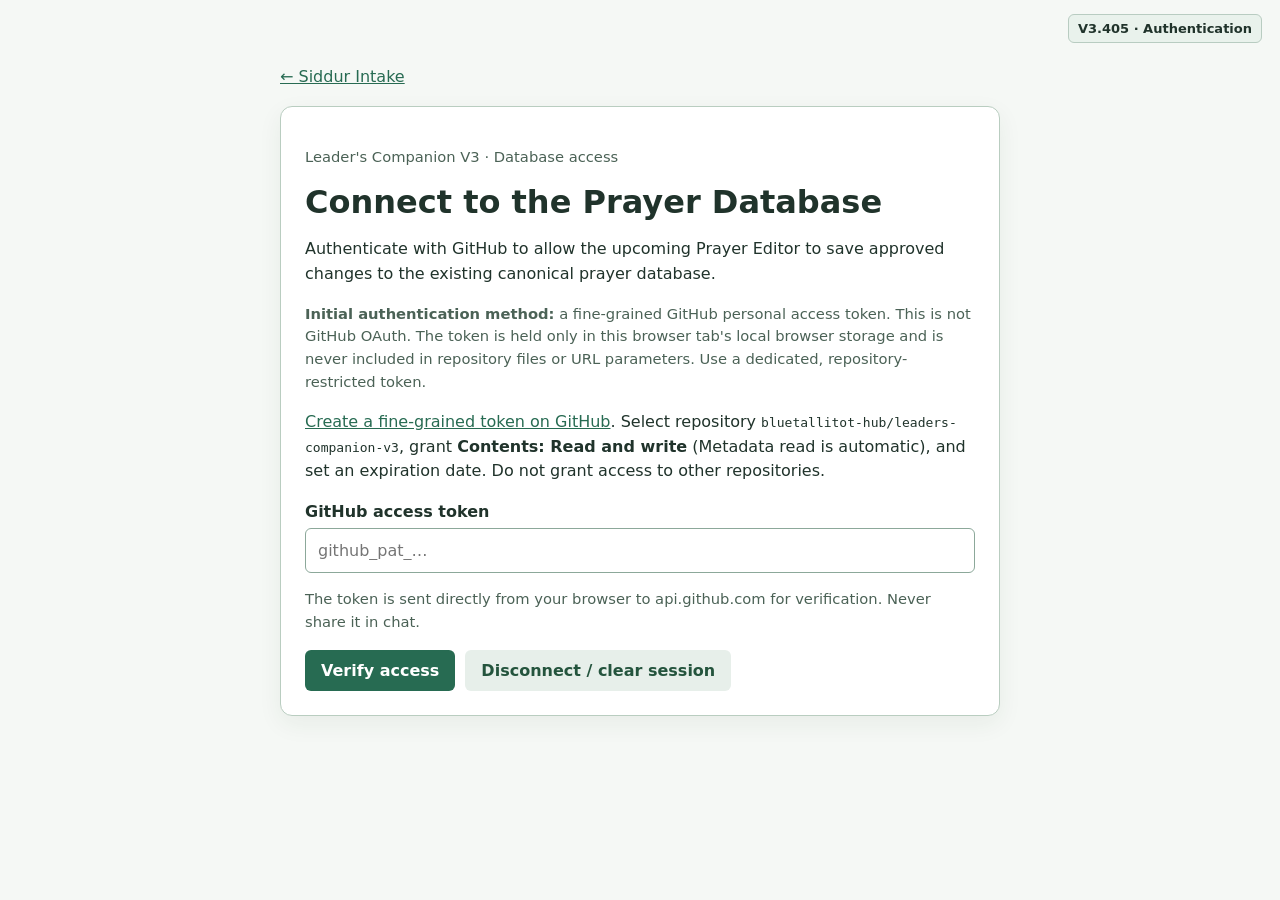
<file: app/html/prayer-auth.html>
<!doctype html>
<html lang="en"><head><meta charset="utf-8"><meta name="viewport" content="width=device-width,initial-scale=1"><title>Leader's Companion — Database Authentication</title>
<style>
:root{font-family:system-ui,-apple-system,sans-serif;color:#20332b;background:#f5f8f5}body{margin:0}main{max-width:720px;margin:65px auto;padding:0 20px}.card{background:white;border:1px solid #b9cdc0;border-radius:12px;padding:24px;box-shadow:0 8px 24px #213c2610}h1{margin:0 0 10px}p{line-height:1.55}label{display:block;font-weight:650;margin:18px 0 7px}input{width:100%;box-sizing:border-box;padding:12px;border:1px solid #8ca89a;border-radius:6px;font:inherit}button,.link{background:#276b52;color:white;border:0;border-radius:6px;padding:11px 16px;font:inherit;font-weight:650;cursor:pointer}button:disabled{opacity:.6;cursor:wait}button.secondary{background:#e7efea;color:#24543d}a{color:#276b52}.row{display:flex;gap:10px;flex-wrap:wrap;margin-top:16px}.hint{font-size:.92rem;color:#4b6256}.version{position:absolute;top:14px;right:18px;background:#e9f2ec;border:1px solid #b8ccc1;border-radius:6px;padding:6px 9px;font-size:13px;font-weight:700}#result{white-space:pre-wrap;border-radius:7px;padding:12px;background:#f1f5f2}#result[hidden]{display:none}
</style></head><body><span class="version">V3.405 · Authentication</span><main><p><a href="siddur-intake.html">← Siddur Intake</a></p><div class="card"><p class="hint">Leader's Companion V3 · Database access</p><h1>Connect to the Prayer Database</h1><p>Authenticate with GitHub to allow the upcoming Prayer Editor to save approved changes to the existing canonical prayer database.</p><p class="hint"><strong>Initial authentication method:</strong> a fine-grained GitHub personal access token. This is not GitHub OAuth. The token is held only in this browser tab's local browser storage and is never included in repository files or URL parameters. Use a dedicated, repository-restricted token.</p><p><a href="https://github.com/settings/personal-access-tokens/new" target="_blank" rel="noopener noreferrer">Create a fine-grained token on GitHub</a>. Select repository <code>bluetallitot-hub/leaders-companion-v3</code>, grant <strong>Contents: Read and write</strong> (Metadata read is automatic), and set an expiration date. Do not grant access to other repositories.</p><label for="token">GitHub access token</label><input id="token" type="password" autocomplete="off" spellcheck="false" placeholder="github_pat_…" aria-describedby="token-help"><p class="hint" id="token-help">The token is sent directly from your browser to api.github.com for verification. Never share it in chat.</p><div class="row"><button id="connect">Verify access</button><button class="secondary" id="disconnect">Disconnect / clear session</button></div><p id="result" role="status" aria-live="polite" hidden></p><div id="connected" hidden><p><a class="link" href="prayer-editor.html">Open Prayer Editor</a></p><p><strong>GitHub authentication verified.</strong> Repository access is available on this browser. This check does not modify any database records. The Prayer Editor commits each saved prayer directly to GitHub.</p><p class="hint">The Prayer Editor saves each prayer to GitHub and verifies the committed result.</p></div></div></main>
<script>
"use strict";
const repo="bluetallitot-hub/leaders-companion-v3", key="lc-v3-github-token-local-v1";
const tokenEl=document.getElementById("token"),result=document.getElementById("result"),connected=document.getElementById("connected"),connect=document.getElementById("connect");
function message(s){result.hidden=false;result.textContent=s}
function reset(){localStorage.removeItem(key);tokenEl.value="";connected.hidden=true;message("Disconnected. Saved credential cleared.")}
document.getElementById("disconnect").addEventListener("click",reset);
async function check(t){
 const headers={Accept:"application/vnd.github+json",Authorization:"Bearer "+t,"X-GitHub-Api-Version":"2022-11-28"};
 async function request(path){const r=await fetch("https://api.github.com"+path,{headers,cache:"no-store"});const data=await r.json().catch(()=>({}));if(!r.ok)throw Error((data.message||"GitHub API request failed")+" (HTTP "+r.status+")");return data}
 const user=await request("/user");
 const repository=await request("/repos/"+repo);
 if(!repository.permissions?.push)throw Error("Authenticated as "+user.login+", but GitHub does not report write permission on "+repo+". Check the token repository selection and Contents: Read and write permission.");
 const file=await request("/repos/"+repo+"/contents/data/prayer-library-v3.json");
 if(!file.sha)throw Error("Prayer database was not readable.");
 return {login:user.login,sha:file.sha};
}
connect.addEventListener("click",async()=>{
 const t=tokenEl.value.trim();if(!t){message("Enter a GitHub token first.");return}
 connect.disabled=true;connected.hidden=true;message("Checking GitHub identity and repository permissions…");
 try{const a=await check(t);localStorage.setItem(key,t);tokenEl.value="";connected.hidden=false;message("Connected as "+a.login+". Prayer database readable; repository write permission reported. No changes committed.");}
 catch(e){localStorage.removeItem(key);message("Authentication failed: "+e.message)}
 finally{connect.disabled=false}
});
if(localStorage.getItem(key)){connected.hidden=false;message("A GitHub token is saved in this browser. Open Prayer Editor to use it, or Disconnect to clear it.");}
</script></body></html>
</file>
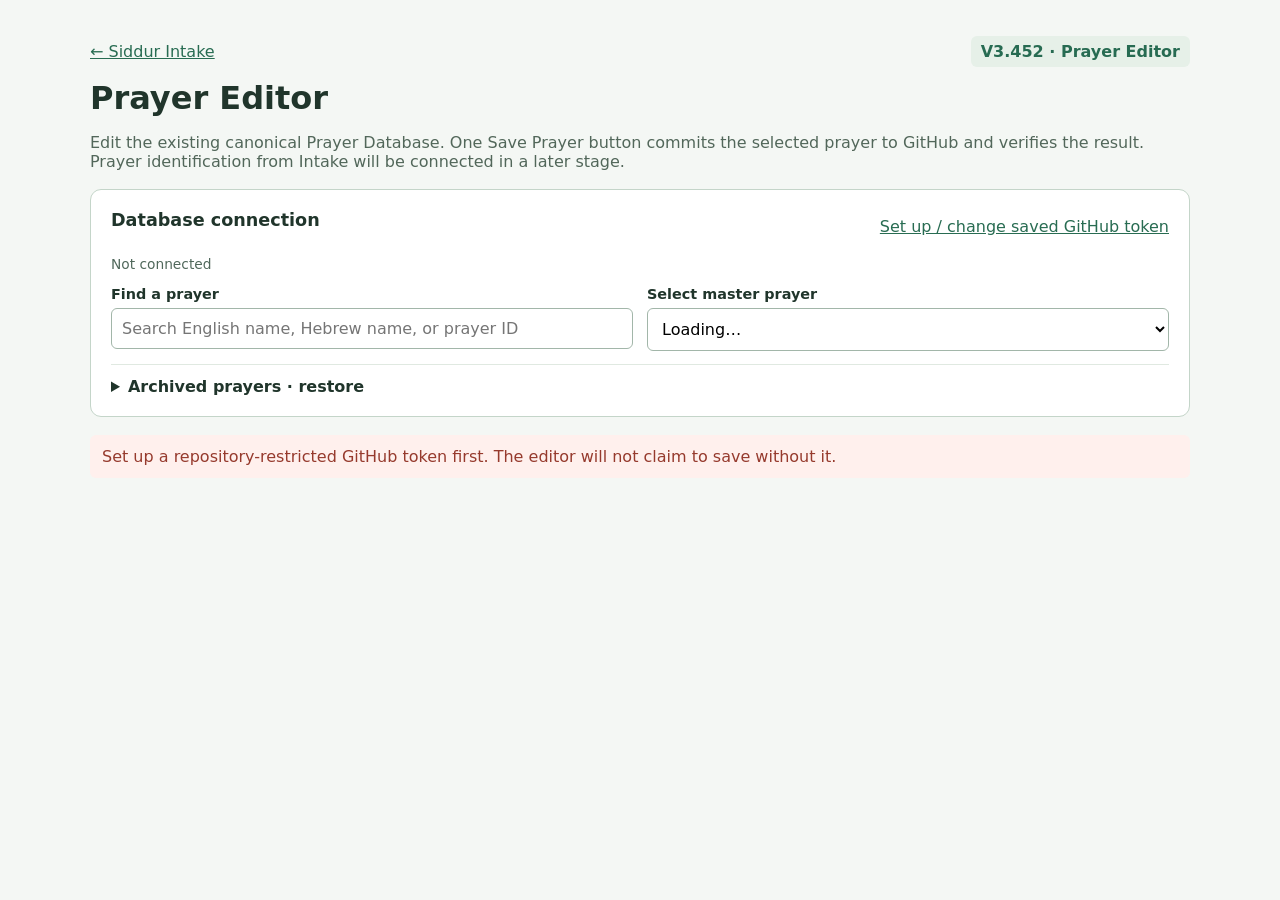
<file: app/html/prayer-editor.html>
<!doctype html><html lang="en"><head><meta charset="utf-8"><meta name="viewport" content="width=device-width,initial-scale=1"><title>Leader's Companion — Prayer Editor</title>
<style>
:root{font-family:system-ui,-apple-system,sans-serif;color:#20352b;background:#f4f7f4}body{margin:0}main{max-width:1100px;margin:36px auto;padding:0 18px}.top{display:flex;justify-content:space-between;align-items:center;gap:12px;flex-wrap:wrap}h1{margin:12px 0 5px}h2{font-size:1.1rem;margin:0 0 12px}.muted{color:#52675a}.panel{background:white;border:1px solid #c4d5c9;border-radius:11px;padding:20px;margin:18px 0}.grid{display:grid;grid-template-columns:repeat(auto-fit,minmax(245px,1fr));gap:14px}.field{display:flex;flex-direction:column;gap:6px}label{font-weight:650;font-size:.9rem}input,textarea,select{box-sizing:border-box;width:100%;font:inherit;padding:10px;border:1px solid #a2b6a9;border-radius:6px;background:white}textarea{min-height:110px;resize:vertical}button,.btn{font:inherit;background:#286c52;color:white;border:0;border-radius:6px;padding:10px 16px;font-weight:650;cursor:pointer;text-decoration:none;display:inline-block}button:disabled{opacity:.55;cursor:wait}.secondary{background:#e7efe9;color:#24533e}.row{display:flex;gap:10px;align-items:center;flex-wrap:wrap}.badge{font-size:.8rem;background:#e5f1e8;padding:5px 9px;border-radius:6px;font-weight:700}#status{padding:12px;background:#edf3ee;border-radius:6px;white-space:pre-wrap}#status.error{background:#fff0ed;color:#963a2d}.help{font-size:.86rem;color:#50685b}.inline{display:flex;gap:8px;align-items:end}.inline>*:first-child{flex:1}a{color:#286c52}.hidden{display:none!important}ul{margin:5px 0;padding-left:20px}li{margin:5px 0}details{border-top:1px solid #e0e9e1;padding-top:12px;margin-top:12px}summary{cursor:pointer;font-weight:650}.version{font-weight:700;color:#276b52;background:#e6f0e8;border-radius:6px;padding:6px 10px}#save{min-width:175px}.sub-row{border-top:1px solid #e0e9e1;padding:0}.sub-heading{padding:13px 8px;cursor:pointer;font-weight:650}.sub-heading:hover{background:#f4f8f5}.sub-body{padding:8px 8px 16px}.sub-captions{font-size:.75rem;color:#52675a;margin-bottom:5px}.sub-main{display:grid;grid-template-columns:70px minmax(150px,1fr) minmax(150px,1fr) minmax(155px,.8fr);gap:8px}.sub-main input,.sub-main select{padding:8px;min-width:0}.sub-extra{margin:3px 0 0;padding:3px 0 0;border:0}.sub-extra summary{font-size:.8rem;color:#52675a;font-weight:500}#sub-add{margin-top:16px;padding-top:14px}@media(max-width:850px){.sub-main{grid-template-columns:65px 1fr 1fr}.sub-main select{grid-column:span 1}}@media(max-width:550px){.sub-main{grid-template-columns:65px 1fr}.sub-main input:nth-child(3){grid-column:2}.sub-main select{grid-column:span 1}}
</style></head><body><main><div class="top"><a href="siddur-intake.html">← Siddur Intake</a><span class="version">V3.452 · Prayer Editor</span></div><h1>Prayer Editor</h1><p class="muted">Edit the existing canonical Prayer Database. One Save Prayer button commits the selected prayer to GitHub and verifies the result. Prayer identification from Intake will be connected in a later stage.</p>
<section class="panel"><div class="top"><h2>Database connection</h2><a href="prayer-auth.html">Set up / change saved GitHub token</a></div><p id="connection" class="help">Checking saved access…</p><div class="grid"><div class="field"><label for="search">Find a prayer</label><input id="search" placeholder="Search English name, Hebrew name, or prayer ID"></div><div class="field"><label for="prayer-select">Select master prayer</label><select id="prayer-select"><option>Loading…</option></select></div></div><p id="count" class="help"></p><details id="archive-panel"><summary>Archived prayers · restore</summary><p class="help">Only archived prayers appear here. Select one and restore it to the active master prayer dropdown.</p><div class="field"><label for="archive-select">Archived prayers</label><select id="archive-select"></select></div><button type="button" id="restore-prayer" class="secondary">Restore selected prayer</button></details></section>
<section id="subsection-panel" class="panel hidden"><div class="top"><h2>Subsections</h2><span id="sub-count" class="help"></span></div><p class="help">Select a subsection using its dropdown arrow to edit its labels and component. The main prayer is subsection 1 automatically; added subsections start at 2. Numbers belong to the prayer, not the service.</p><div id="sub-list"></div><details id="sub-add"><summary>+ Add subsection</summary><p class="help">Create a new subsection or attach an existing prayer. Assign any unused positive number.</p><div class="grid"><div class="field"><label for="sub-search">Find existing prayer</label><input id="sub-search" placeholder="Search existing prayer to attach"></div><div class="field"><label for="sub-select">Existing prayer</label><select id="sub-select"></select></div><div class="field"><label for="sub-en">English subsection label</label><input id="sub-en" placeholder="e.g. Keep and Remember"></div><div class="field"><label for="sub-he">Hebrew subsection label</label><input id="sub-he" dir="auto"></div><div class="field"><label for="sub-num">Subsection number</label><input id="sub-num" type="number" min="1" step="1" placeholder="2 or higher" value="2"></div><div class="field"><label for="sub-component">Component</label><select id="sub-component"><option value="">Not specified</option><option>Hebrew chorus</option><option>English refrain</option><option>Hebrew verse</option><option>English verse</option><option>Hebrew Final</option><option>English Final</option><option>Other</option></select></div></div><div class="row" style="margin-top:12px"><button type="button" class="secondary" id="attach-sub">Add existing as subsection</button><button type="button" class="secondary" id="create-sub">Create new subsection</button></div></details></section><section id="editor" class="panel hidden"><div class="top"><h2 id="prayer-heading">Prayer</h2><span id="prayer-id" class="badge"></span></div><div class="grid">
<div class="field"><label for="english">English name</label><input id="english"></div><div class="field"><label for="hebrew">Hebrew name</label><input id="hebrew" dir="auto"></div>
<div class="field"><label for="short-english">Short English name (max 16 characters)</label><input id="short-english" maxlength="16" placeholder="Recognizable short title"><span id="short-english-count" class="help"></span><button type="button" id="generate-short-english" class="secondary">Create short name</button></div><div class="field"><label for="short-hebrew">Short Hebrew name (max 12 characters)</label><input id="short-hebrew" dir="auto" maxlength="12" placeholder="מילים מוכרות מהתפילה"><span id="short-hebrew-count" class="help"></span><button type="button" id="generate-short-hebrew" class="secondary">Create short name</button></div>
</div><div class="grid" style="margin-top:16px"><div class="field"><label for="familiarity">Prayer familiarity (page-summary priority)</label><select id="familiarity"><option value="">Not ranked</option><option value="common">Common</option><option value="occasional">Occasional</option><option value="uncommon">Uncommon</option></select><span class="help">When multiple prayers start on one page, prefer the least familiar with an existing summary. This field does not determine inclusion.</span></div><div class="field"><label for="summary">Generic canonical summary</label><div><button type="button" id="bold-summary" class="secondary" title="Bold selected summary text">Bold</button><span class="help"> Select words in the summary, then click Bold.</span></div><textarea id="summary"></textarea><span id="summary-id" class="help"></span><details id="summary-condition-details"><summary>Conditional summary label (optional)</summary><label for="summary-condition">Summary condition label (metadata only)</label><select id="summary-condition"><option value="">General / no condition</option><option value="Shabbat evening">Shabbat evening</option><option value="Shabbat">Shabbat</option><option value="Weekday">Weekday</option><option value="Rosh Chodesh">Rosh Chodesh</option><option value="Chanukah">Chanukah</option><option value="Purim">Purim</option><option value="Other">Other / custom</option></select><input id="summary-condition-other" placeholder="Custom condition label (only when Other selected)" class="hidden"><span class="help">Labels an existing summary; does not change prayer inclusion or page rendering.</span></details><button type="button" id="create-generic-summary" class="secondary">Add missing generic summary</button><button type="button" id="ai-generic-summary" class="secondary">Generate AI draft (Gemini)</button></div></div><details id="ai-draft-panel" class="panel" hidden><summary><strong>AI-assisted generic summary — review required</strong></summary><p class="help">Temporary trusted-editor mode. Your Gemini API key is held in this browser tab memory only, never written to GitHub or the prayer database. A direct browser API request exposes the key to scripts on this page; do not use this mode on an untrusted/shared computer. No ChatGPT connection or Cloudflare required.</p><div class="grid"><div class="field"><label for="gemini-key">Gemini API key (session only)</label><input id="gemini-key" type="password" autocomplete="off" placeholder="Paste key here"></div><div class="field"><label for="gemini-model">Gemini model</label><input id="gemini-model" value="gemini-2.5-flash" autocomplete="off"></div></div><div class="field"><label for="ai-source-text">Prayer text or source excerpt (optional; improves accuracy)</label><textarea id="ai-source-text" placeholder="Paste verified Hebrew or English prayer text. Do not include secrets."></textarea></div><div class="row"><button type="button" id="generate-ai-summary">Generate draft</button><span id="ai-draft-status" class="help"></span></div><div class="field"><label for="ai-draft-text">Proposed generic summary — edit before approval</label><textarea id="ai-draft-text" placeholder="Draft appears here. Nothing is saved until you approve and then Save Prayer."></textarea></div><div class="row"><button type="button" id="approve-ai-summary" class="secondary">Approve draft for staging</button><button type="button" id="clear-ai-key" class="secondary">Clear API key</button></div></details><details id="context-panel" class="panel"><summary><strong>Section context and conditional summaries</strong></summary><p class="help">Select the siddur and section to preview inherited Day / Time. These are intake contexts, not permanent prayer properties. Section-specific summaries are stored as local overrides; the canonical summary is read-only here.</p><div class="grid"><div class="field"><label for="context-siddur">Siddur ID</label><input id="context-siddur" placeholder="e.g. DSP-SH"></div><div class="field"><label for="context-section">Section name</label><input id="context-section" list="known-sections" placeholder="e.g. Shacharit"><datalist id="known-sections"></datalist></div><div class="field"><label for="context-day">Day</label><select id="context-day"><option value="">Any</option><option>WD</option><option>SH</option><option>FES</option><option>MNT</option><option>RH</option><option>YK</option></select></div><div class="field"><label for="context-time">Time</label><select id="context-time"><option value="">Any</option><option>PM</option><option>AM</option><option>MUS</option><option>MIN</option><option>NEL</option></select></div></div><div class="row" style="margin-top:10px"><button type="button" class="secondary" id="save-section-context">Stage section Day/Time</button><span id="context-result" class="help"></span></div><div class="field"><label for="context-summary">Resolved summary / siddur-specific override</label><textarea id="context-summary" placeholder="Choose a prayer and a section context"></textarea><span id="context-summary-origin" class="help"></span></div><div class="row"><button type="button" class="secondary" id="save-context-summary">Stage section summary override</button><button type="button" class="secondary" id="clear-context-summary">Remove local override</button></div></details>
<details><summary>Source pages and existing cues</summary><p class="help">These are existing database associations, not new sequence instructions. Multiple prayers can share a page.</p><div class="grid"><div class="field"><label for="locations">Source locations (one per line: siddur ID | printed page or span)</label><textarea id="locations" spellcheck="false"></textarea></div><div class="field"><label>Linked cue IDs</label><ul id="cues"></ul><p class="help">Cue-specific editing will be added without changing the prayer identity.</p></div></div></details>
<details open><summary>Standard instruction records</summary><p class="help">Instructions can be shared by multiple prayers. Editing their text here changes the shared instruction record wherever it is used.</p><div id="instructions"></div><div class="field"><label for="instruction-library">Attach existing instruction from library</label><select id="instruction-library"></select></div><button type="button" id="attach-instruction" class="secondary">Attach selected instruction</button><p class="help">Existing instruction text can be edited above. New links are staged until Save Prayer.</p></details>
<details id="part-panel"><summary>Make Part of Prayer · manual subsection numbers</summary><p class="help">Keep this prayer's permanent ID. Choose its parent and assign any subsection number — gaps and out-of-order entry are allowed. Repeated components can have multiple numbers.</p><div class="grid"><div class="field"><label for="parent-search">Find parent prayer</label><input id="parent-search" placeholder="e.g. Lecha Dodi"></div><div class="field"><label for="parent-select">Parent prayer</label><select id="parent-select"></select></div><div class="field"><label for="part-number">Subsection number</label><input id="part-number" type="number" min="1" step="1" placeholder="e.g. 7"></div><div class="field"><label for="part-kind">Component</label><select id="part-kind"><option value="">Not specified</option><option value="Hebrew chorus">Hebrew chorus</option><option value="English refrain">English refrain</option><option value="Hebrew verse">Hebrew verse</option><option value="English verse">English verse</option><option value="Hebrew Final">Hebrew Final</option><option value="English Final">English Final</option><option value="Other">Other</option></select></div></div><div class="row" style="margin-top:12px"><button type="button" id="add-part" class="secondary">Add subsection</button><button type="button" id="unlink-part" class="secondary">Remove selected subsection</button></div><div class="field" style="margin-top:12px"><label for="part-existing">Existing subsections for this prayer</label><select id="part-existing" size="4"></select></div><p id="part-note" class="help"></p></details><details id="merge-panel"><summary>Merge duplicate prayer records</summary><p class="help">The selected prayer above is the survivor. Choose the duplicate below. Review both records before merging. The duplicate ID will be preserved in the database redirect register.</p><div class="field"><label for="merge-search">Find duplicate by name or ID</label><input id="merge-search" placeholder="Search another prayer"></div><div class="field"><label for="merge-source">Duplicate to merge into current prayer</label><select id="merge-source"></select></div><div id="merge-preview" class="help"></div><div class="row" style="margin-top:12px"><button id="merge" class="secondary" type="button">Review and merge into selected prayer</button></div></details><div class="row" style="margin-top:22px"><button id="save" disabled>Save Prayer to GitHub</button><button id="reload" class="secondary">Discard edits / reload from GitHub</button><button id="delete-prayer" class="secondary" type="button">Archive selected prayer</button><span id="dirty" class="help"></span></div></section>
<p id="status" role="status" aria-live="polite">Loading prayer database…</p>
</main><script>
"use strict";
const repo="bluetallitot-hub/leaders-companion-v3",path="data/prayer-library-v3.json",key="lc-v3-github-token-local-v1";
const $=id=>document.getElementById(id);let db=null,sha=null,current=null,dirty=false,loadedSnapshot="",saving=false,mergePending=null;
function status(s,error=false){$("status").textContent=s;$("status").classList.toggle("error",error)}
function token(){return localStorage.getItem(key)||""}
function apiHeaders(){return {Accept:"application/vnd.github+json",Authorization:"Bearer "+token(),"X-GitHub-Api-Version":"2022-11-28"}}
async function github(method="GET",body){const r=await fetch("https://api.github.com/repos/"+repo+"/contents/"+path,{method,headers:{...apiHeaders(),...(body?{"Content-Type":"application/json"}:{})},body:body?JSON.stringify(body):undefined,cache:"no-store"});const data=await r.json().catch(()=>({}));if(!r.ok)throw Error((data.message||"GitHub request failed")+" (HTTP "+r.status+")");return data}
function encodeUtf8(s){const bytes=new TextEncoder().encode(s);let out="";for(let i=0;i<bytes.length;i+=8192)out+=String.fromCharCode(...bytes.subarray(i,i+8192));return btoa(out)}
function decodeUtf8(s){const binary=atob(s.replace(/\s/g,""));const bytes=Uint8Array.from(binary,c=>c.charCodeAt(0));return new TextDecoder().decode(bytes)}
function proposeShortName(full,max,language){const words=full.trim().replace(/\\s+/g," ").split(" ").filter(Boolean);if(!words.length)return "";if(Array.from(words.join(" ")).length<=max)return words.join(" ");const stop=language==="en"?new Set(["the","a","an","of","for","and","in","on","to","with","from","by"]):new Set();let candidates=[words,words.filter((w,i)=>i===0||!stop.has(w.toLowerCase()))];for(const ws of candidates){const joined=ws.join(" ");if(Array.from(joined).length<=max)return joined;}const selected=[];for(const w of candidates[1]){if(Array.from([...selected,w].join(" ")).length>max)break;selected.push(w)}if(selected.length)return selected.join(" ");return Array.from(words[0]).slice(0,max).join("");}
function generateShortName(lang){if(!current)return;const en=lang==="en",source=$(en?"english":"hebrew").value,target=$(en?"short-english":"short-hebrew"),max=en?16:12;const proposed=proposeShortName(source,max,lang);if(!proposed){status("Enter the full "+(en?"English":"Hebrew")+" name first.",true);return}if(target.value.trim()&&target.value.trim()!==proposed&&!confirm("Replace the existing short name with a generated suggestion?"))return;target.value=proposed;change();target.focus();status("Short name suggested. Edit it if needed, then click Save Prayer.");}
function updateShortCounts(){for(const [id,max] of [["short-english",16],["short-hebrew",12]]){const value=$(id).value.trim();$(id+"-count").textContent=value?Array.from(value).length+" / "+max+" characters":"Missing short name — full name shown until provided";}}function change(){updateShortCounts();dirty=true;$("dirty").textContent="Unsaved changes";$("save").disabled=false}
function field(id,value){$(id).value=value||""}
function collect(){if(!current)return;const p=db.prayers.find(x=>x.prayerId===current);p.englishName=$("english").value.trim();p.canonicalName=p.englishName||p.canonicalName;p.hebrewName=$("hebrew").value.trim();p.shortEnglishName=$("short-english").value.trim();p.shortHebrewName=$("short-hebrew").value.trim();if(Array.from(p.shortEnglishName).length>16||Array.from(p.shortHebrewName).length>12)throw Error("Short names exceed the 16-character English or 12-character Hebrew limit.");p.familiarity=$("familiarity").value||null;p.locations=$("locations").value.split("\n").filter(x=>x.trim()).map(x=>{const parts=x.split("|");return {siddurId:(parts.shift()||"").trim(),printedPage:parts.join("|").trim()}}).filter(x=>x.siddurId&&x.printedPage);
/* Canonical summary is protected: intake edits use conditional overrides below. */
for(const el of document.querySelectorAll("[data-instruction-id]")){const ins=db.instructions.find(i=>i.id===el.dataset.instructionId);if(ins)ins.text=el.value;}
}
let geminiSessionKey="";let aiDraftPrayerId=null;let aiDraftOrigin=null;
function hasGeneric(p){return db.summaries.find(x=>x.prayerId===p.prayerId)||db.summaries.find(x=>p.summaryIds?.includes(x.summaryId))}
function stageNewGenericSummary(value,source){if(!db||!current)return;const p=db.prayers.find(x=>x.prayerId===current);if(hasGeneric(p)){status("A canonical summary already exists; no overwrite allowed.",true);return}if(!value?.trim()){status("Enter a summary before staging.",true);return}
 const ids=db.summaries.map(x=>Number((x.summaryId||"").match(/^(?:SUM|S)-(\d+)$/)?.[1])||0);const summaryId="SUM-"+String(Math.max(0,...ids)+1).padStart(4,"0");if(db.summaries.some(x=>x.summaryId===summaryId)){status("Summary ID collision; reload.",true);return}
 db.summaries.push({summaryId,prayerId:current,prayerAction:p.canonicalName,summary:value.trim(),status:"Approved by editor; pending GitHub save",notes:"New generic summary; no previous canonical summary existed",provenance:{source,createdAt:new Date().toISOString(),editor:"Prayer Editor user; identity not independently verified",aiAssisted:source==="Gemini AI draft approved by editor"}});
 p.summaryIds=[...new Set([...(p.summaryIds||[]),summaryId])];change();render();status("Approved "+summaryId+" staged. Click Save Prayer to commit to GitHub.");}
function createMissingGenericSummary(){if(!db||!current)return;const p=db.prayers.find(x=>x.prayerId===current);if(hasGeneric(p)){status("Canonical summary already exists.",true);return}const value=prompt("Write the NEW generic summary for "+p.canonicalName+" (occasion-neutral):");if(value?.trim())stageNewGenericSummary(value,"Manual Prayer Editor entry")}
function showAiPanel(){if(!db||!current)return;const p=db.prayers.find(x=>x.prayerId===current);if(hasGeneric(p)){status("AI creation is only available when no canonical summary exists.",true);return}const panel=$("ai-draft-panel");panel.hidden=false;panel.open=true;aiDraftPrayerId=current;$("ai-draft-text").value="";$("ai-draft-status").textContent="Review every draft before approval.";panel.scrollIntoView({block:"nearest",behavior:"smooth"})}
async function generateAiDraft(){if(!db||!current||aiDraftPrayerId!==current)return;const p=db.prayers.find(x=>x.prayerId===current);if(hasGeneric(p))return;const key=$("gemini-key").value.trim()||geminiSessionKey;const model=$("gemini-model").value.trim();if(!key||!/^[-a-zA-Z0-9_.]+$/.test(model)){status("Enter a Gemini API key and valid model name.",true);return}geminiSessionKey=key;$("gemini-key").value="";const btn=$("generate-ai-summary");btn.disabled=true;$("ai-draft-status").textContent="Requesting Gemini draft…";const requestedId=current;
try{const request={contents:[{role:"user",parts:[{text:"Draft a concise, accurate, occasion-neutral generic English summary of this Jewish liturgical prayer or subsection for a siddur page. Explain meaning and purpose, not instructions. Avoid claims not supported by supplied text; do not assume a particular holiday, siddur, wording, or service. Return ONLY a single paragraph of 35–75 words. Prayer ID: "+p.prayerId+"; English name: "+(p.englishName||p.canonicalName)+"; Hebrew name: "+(p.hebrewName||"not supplied")+"; verified source text (may be absent): "+($("ai-source-text").value.trim()||"NOT SUPPLIED; do not invent quotations.")}]}],generationConfig:{temperature:0.3,maxOutputTokens:350}};
const res=await fetch("https://generativelanguage.googleapis.com/v1beta/models/"+encodeURIComponent(model)+":generateContent",{method:"POST",headers:{"Content-Type":"application/json","x-goog-api-key":key},body:JSON.stringify(request),cache:"no-store"});const json=await res.json().catch(()=>({}));if(!res.ok)throw Error(json.error?.message||"Gemini HTTP "+res.status);const draft=(json.candidates?.[0]?.content?.parts||[]).map(x=>x.text||"").join("").trim();if(!draft)throw Error("Gemini returned no usable text");if(current!==requestedId||aiDraftPrayerId!==requestedId)throw Error("Prayer selection changed; draft discarded");$("ai-draft-text").value=draft;aiDraftOrigin="Gemini AI draft approved by editor";$("ai-draft-status").textContent="Draft only. Review/edit, then approve. No database change yet.";}catch(err){$("ai-draft-status").textContent="Generation failed: "+err.message;status("Gemini draft failed: "+err.message,true)}finally{btn.disabled=false}}
function approveAiDraft(){if(current!==aiDraftPrayerId){status("Prayer changed; generate a new draft.",true);return}const value=$("ai-draft-text").value.trim();if(!value){status("No draft to approve.",true);return}if(!confirm("Approve this reviewed generic summary for "+current+"? It will be staged locally; you must still click Save Prayer to commit."))return;stageNewGenericSummary(value,aiDraftOrigin||"Manual edit in AI draft panel")}
function render(){const p=db.prayers.find(x=>x.prayerId===current);if(!p)return;$("editor").classList.remove("hidden");$("delete-prayer").disabled=!!p.archived;$("prayer-heading").textContent=p.canonicalName;$("prayer-id").textContent=p.prayerId;field("english",p.englishName||p.canonicalName);field("hebrew",p.hebrewName);field("short-english",p.shortEnglishName);field("short-hebrew",p.shortHebrewName);updateShortCounts();$("familiarity").value=p.familiarity||"";/* Legacy prayer-level condition/color preserved in data; no longer edited here. */field("locations",(p.locations||[]).map(l=>l.siddurId+" | "+l.printedPage).join("\n"));
const sum=db.summaries.find(s=>s.prayerId===current)||db.summaries.find(s=>p.summaryIds?.includes(s.summaryId));field("summary",sum?.summary||"");const savedCondition=sum?.conditionLabel||"";const knownConditions=["","Shabbat evening","Shabbat","Weekday","Rosh Chodesh","Chanukah","Purim"]; $("summary-condition").value=knownConditions.includes(savedCondition)?savedCondition:"Other";$("summary-condition-other").classList.toggle("hidden",$("summary-condition").value!=="Other");$("summary-condition-other").value=knownConditions.includes(savedCondition)?"":savedCondition;$("summary-condition").disabled=!sum;$("summary-condition-other").disabled=!sum;$("summary-id").textContent=sum?"Canonical "+sum.summaryId+" · editable shared canonical summary; changes require confirmation":"No canonical summary linked; a submitted generic summary will create a new shared record";$("create-generic-summary").hidden=!!sum;$("ai-generic-summary").hidden=!!sum;if(aiDraftPrayerId!==current){$("ai-draft-panel").hidden=true;$("ai-draft-text").value="";}refreshSectionOptions();renderContextSummary();
$("cues").replaceChildren(...(p.sourceCueIds||[]).map(id=>{const li=document.createElement("li");li.textContent=id;return li}));if(!(p.sourceCueIds||[]).length)$("cues").textContent="No linked cues";
const insBox=$("instructions");insBox.replaceChildren();for(const id of p.instructionIds||[]){const ins=db.instructions.find(i=>i.id===id);if(!ins)continue;const wrap=document.createElement("div");wrap.className="field";wrap.style.marginTop="12px";const label=document.createElement("label");label.textContent=ins.name+" ("+id+")";const ta=document.createElement("textarea");ta.value=ins.text||"";ta.dataset.instructionId=id;ta.addEventListener("input",change);wrap.append(label,ta);insBox.append(wrap)}const lib=$("instruction-library");lib.replaceChildren(new Option("— Select existing instruction —",""),...db.instructions.filter(i=>!(p.instructionIds||[]).includes(i.id)).map(i=>new Option(i.name+" ("+i.id+")",i.id)));if(!(p.instructionIds||[]).length)insBox.textContent="No instructions linked to this prayer yet. Attach one from the library below.";
mergePending=null;updateMergeOptions();updatePartEditor();updateSubsections();dirty=false;loadedSnapshot=JSON.stringify(db);$("dirty").textContent="No unsaved changes";$("save").disabled=false;
}
const CONDITION_NAMES=["Rosh Chodesh","Chanukah","Purim"];const CONDITION_COLORS=["white","yellow","blue","green","pink","orange"];
function conditionEditor(target,inherited=false){
 const wrap=document.createElement("div");wrap.className="field";wrap.style.marginTop="8px";
 const line=document.createElement("div");line.style.cssText="display:grid;grid-template-columns:minmax(0,2fr) minmax(0,1fr);gap:10px;align-items:end";
 const conditionField=document.createElement("div");conditionField.className="field";
 const title=document.createElement("label");title.textContent=inherited?"Subsection condition":"Prayer condition";
 const mode=document.createElement("select");
 const modes=[...(inherited?[["inherit","Inherit prayer condition"]]:[]),["W","W — Always include"],["B","B — Shabbat only"],["R","R — Not on Shabbat"],["N","N — Other"],["O","O — First day"],["G","G — Second day"]];
 for(const [value,label] of modes)mode.add(new Option(label,value));
 const displayName=code=>({W:"Always include",B:"Shabbat only",R:"Not on Shabbat",N:"Other",O:"First day",G:"Second day"})[code]||null;
 const old=target.conditions;
 mode.value=inherited&&old===null&&!target.conditionCode?"inherit":target.conditionCode||((old||[]).length?"N":"W");
 if(![...mode.options].some(o=>o.value===mode.value))mode.value="W";
 conditionField.append(title,mode);
 const colorField=document.createElement("div");colorField.className="field";
 const colorTitle=document.createElement("label");colorTitle.textContent="Page color";
 const color=document.createElement("select");
 color.add(new Option(inherited?"Inherit prayer color":"Inherit service color","inherit"));
 for(const c of CONDITION_COLORS)color.add(new Option(c[0].toUpperCase()+c.slice(1),c));
 color.value=target.conditionColor||"inherit";colorField.append(colorTitle,color);line.append(conditionField,colorField);
 const displayField=document.createElement("div");displayField.className="field";displayField.style.marginTop="8px";const displayLabel=document.createElement("label");displayLabel.textContent="Condition display name";const displayInput=document.createElement("input");displayInput.type="text";displayInput.maxLength=120;displayInput.placeholder="Enter a descriptive condition name";displayInput.value=target.conditionCode==="N"?(target.conditionDisplayName||""): "";displayField.append(displayLabel,displayInput);
 const checks=document.createElement("div");checks.style.cssText="display:flex;flex-wrap:wrap;gap:10px;padding:6px 0";
 const inputs=CONDITION_NAMES.map(name=>{const label=document.createElement("label");label.style.cssText="display:inline-flex;align-items:center;gap:5px;font-weight:500";const cb=document.createElement("input");cb.type="checkbox";cb.style.width="auto";cb.checked=(target.conditions||[]).includes(name);label.append(cb,document.createTextNode(name));checks.append(label);return {name,cb}});
 const sync=()=>{const isOther=mode.value==="N";checks.hidden=!isOther;displayField.hidden=!isOther;target.conditionCode=mode.value==="inherit"?null:mode.value;target.conditionDisplayName=isOther?displayInput.value.trim():displayName(mode.value);target.conditions=mode.value==="inherit"?null:mode.value==="N"?inputs.filter(x=>x.cb.checked).map(x=>x.name):[];change()};
 displayInput.addEventListener("input",()=>{if(mode.value==="N"){target.conditionDisplayName=displayInput.value;change()}});
 mode.addEventListener("change",sync);for(const x of inputs)x.cb.addEventListener("change",sync);
 color.addEventListener("change",()=>{target.conditionColor=color.value==="inherit"?null:color.value;change()});
 checks.hidden=mode.value!=="N";displayField.hidden=mode.value!=="N";wrap.append(line,displayField,checks);return wrap;
}
const CONTEXT_DAYS=["WD","SH","FES","MNT","RH","YK"],CONTEXT_TIMES=["PM","AM","MUS","MIN","NEL"];
function contextKey(){return {siddurId:$("context-siddur").value.trim(),section:$("context-section").value.trim(),day:$("context-day").value,time:$("context-time").value}}
function refreshSectionOptions(){if(!db)return;const siddur=$("context-siddur").value.trim();const opts=(db.sectionContexts||[]).filter(x=>x.siddurId===siddur);$("known-sections").replaceChildren(...opts.map(x=>{const o=document.createElement("option");o.value=x.section;return o}))}
function inheritSectionContext(){if(!db)return;const siddurId=$("context-siddur").value.trim(),section=$("context-section").value.trim();const match=(db.sectionContexts||[]).find(x=>x.siddurId===siddurId&&x.section===section);if(match){$("context-day").value=match.day;$("context-time").value=match.time}renderContextSummary()}
function stageSectionContext(){if(!db)return;const c=contextKey();if(!c.siddurId||!c.section||!c.day||!c.time){status("Enter siddur ID, section, Day, and Time to save a section context.",true);return}db.sectionContexts=db.sectionContexts||[];let item=db.sectionContexts.find(x=>x.siddurId===c.siddurId&&x.section===c.section);if(item){item.day=c.day;item.time=c.time}else db.sectionContexts.push({...c});change();refreshSectionOptions();status("Section context staged for "+c.siddurId+" / "+c.section+". Save Prayer to GitHub to persist.")}
function sameContext(a,b){return a.siddurId===b.siddurId&&a.section===b.section&&a.day===b.day&&a.time===b.time}
function matchingSummary(p,c){const items=(db.conditionalSummaries||[]).filter(x=>x.prayerId===p.prayerId&&!x.archived);
 const applicable=items.filter(x=>(!x.day||x.day===c.day)&&(!x.time||x.time===c.time));
 const rank=x=>(x.day?2:0)+(x.time?1:0);
 const local=applicable.filter(x=>x.scope==="siddur"&&x.siddurId===c.siddurId&&x.section===c.section).sort((a,b)=>rank(b)-rank(a));
 const shared=applicable.filter(x=>x.scope==="canonical").sort((a,b)=>rank(b)-rank(a));
 return local[0]||shared[0]||null}
function renderContextSummary(){if(!db||!current)return;const p=db.prayers.find(x=>x.prayerId===current);if(!p)return;const c=contextKey();const match=matchingSummary(p,c);const base=db.summaries.find(x=>x.prayerId===current)||db.summaries.find(x=>p.summaryIds?.includes(x.summaryId));
 $("context-summary").value=match?.summary||base?.summary||"";
 $("context-summary-origin").textContent=match?(match.scope==="siddur"?"Siddur-specific override":"Shared conditional summary")+" · "+(match.day||"Any")+"/"+(match.time||"Any"):"Canonical default summary (inherited)";
 $("context-result").textContent="Context: "+(c.siddurId||"No siddur")+" / "+(c.section||"No section")+" · "+(c.day||"Any")+" / "+(c.time||"Any");
}
function stageContextSummary(remove=false){if(!db||!current)return;const c=contextKey();if(!c.siddurId||!c.section||!c.day||!c.time){status("Enter siddur ID, section, Day, and Time before staging an override.",true);return}
 db.conditionalSummaries=db.conditionalSummaries||[];let item=db.conditionalSummaries.find(x=>x.prayerId===current&&x.scope==="siddur"&&sameContext(x,c));
 if(remove){if(!item){status("No exact local override exists for this section.",true);return}db.conditionalSummaries=db.conditionalSummaries.filter(x=>x!==item)}
 else {const value=$("context-summary").value.trim();if(!value){status("Enter a summary before staging an override.",true);return}
 if(!item){item={id:"CS-"+String(Math.max(0,...db.conditionalSummaries.map(x=>Number((x.id||"").replace(/^CS-/,""))||0))+1).padStart(5,"0"),prayerId:current,scope:"siddur",...c,summary:"",status:"Draft"};db.conditionalSummaries.push(item)}item.summary=value}
 change();renderContextSummary();status((remove?"Removed":"Staged")+" siddur-specific conditional summary. Click Save Prayer to GitHub to persist.")}
function masterIds(){return new Set((db.prayerSubsections||[]).map(e=>e.prayerId))}
function syncSubSelection(){const p=db.prayers.find(x=>x.prayerId===$("sub-select").value);$("sub-en").value=p?.shortEnglishName||p?.englishName||"";$("sub-he").value=p?.shortHebrewName||p?.hebrewName||"";}
function subOptions(){if(!db||!current)return;const attached=masterIds(),q=$("sub-search").value.trim().toLowerCase();const candidates=db.prayers.filter(p=>!p.archived&&p.prayerId!==current&&!attached.has(p.prayerId)&&[p.prayerId,p.canonicalName,p.englishName,p.hebrewName,p.shortEnglishName,p.shortHebrewName].some(x=>String(x||"").toLowerCase().includes(q)));$("sub-select").replaceChildren(...candidates.map(p=>{const o=document.createElement("option");o.value=p.prayerId;o.textContent=(p.shortEnglishName||p.englishName||p.canonicalName)+(p.shortHebrewName||p.hebrewName?" — "+(p.shortHebrewName||p.hebrewName):"");return o}));$("sub-select").selectedIndex=candidates.length?0:-1;syncSubSelection();}
function updateSubsections(){if(!db||!current)return;const child=masterIds().has(current);$("subsection-panel").classList.toggle("hidden",child);$("part-panel").classList.toggle("hidden",!child);if(child)return;const entries=(db.prayerSubsections||[]).filter(e=>e.parentPrayerId===current).sort((a,b)=>a.number-b.number);$("sub-count").textContent=entries.length+" subsection"+(entries.length===1?"":"s");const root=$("sub-list");root.replaceChildren();{const parent=db.prayers.find(p=>p.prayerId===current);const base=document.createElement("details");base.className="sub-row";const heading=document.createElement("summary");heading.className="sub-heading";const display=()=>{heading.textContent="1 · "+(parent?.shortEnglishName||parent?.englishName||parent?.canonicalName||current)+" · "+(parent?.shortHebrewName||parent?.hebrewName||"")};display();base.append(heading);const body=document.createElement("div");body.className="sub-body";const row=document.createElement("div");row.className="sub-main";const fixed=document.createElement("input");fixed.value="1";fixed.disabled=true;fixed.title="Master prayer is always subsection 1";const en=document.createElement("input");en.value=parent?.shortEnglishName||parent?.englishName||"";en.placeholder="English label";en.addEventListener("input",()=>{parent.shortEnglishName=en.value;display();change()});const he=document.createElement("input");he.value=parent?.shortHebrewName||parent?.hebrewName||"";he.dir="auto";he.placeholder="Hebrew label";he.addEventListener("input",()=>{parent.shortHebrewName=he.value;display();change()});const component=document.createElement("select");for(const v of ["Not specified","Hebrew chorus","English refrain","Hebrew verse","English verse","Hebrew Final","English Final","Other"]){const op=document.createElement("option");op.value=v==="Not specified"?"":v;op.textContent=v;component.append(op)}component.value=parent?.mainSubsectionComponent||"";component.addEventListener("change",()=>{parent.mainSubsectionComponent=component.value;change();updateSubsections()});row.append(fixed,en,he,component);const labels=document.createElement("div");labels.className="sub-main sub-captions";for(const t of ["No.","Short English","Short Hebrew","Component"]){const x=document.createElement("span");x.textContent=t;labels.append(x)}body.append(labels,row);body.append(conditionEditor(parent));const note=document.createElement("p");note.className="help";note.textContent="Master prayer · subsection 1 is automatic. Short names and component are editable here.";body.append(note);base.append(body);root.append(base)}
const chorusMode=db.prayers.find(p=>p.prayerId===current)?.mainSubsectionComponent==="Hebrew chorus";const used=new Set(entries.map(e=>e.number));let next=2;if(chorusMode){while(used.has(next)||next%2!==0)next++;}else{while(used.has(next))next++;}$("sub-num").value=next;if(!entries.length){const empty=document.createElement("p");empty.className="help";empty.textContent="No subsections yet. Use + Add subsection below.";root.append(empty)}
for(const e of entries){const p=db.prayers.find(x=>x.prayerId===e.prayerId);if(chorusMode&&e.number>2){const parent=db.prayers.find(x=>x.prayerId===current);const chorusNumber=e.number-1;if(!used.has(chorusNumber)){const chorus=document.createElement("div");chorus.className="sub-row";chorus.style.padding="12px 8px";chorus.textContent=chorusNumber+" · "+(parent?.shortEnglishName||parent?.englishName||parent?.canonicalName||"")+" · "+(parent?.shortHebrewName||parent?.hebrewName||"")+" (Hebrew chorus · automatic)";root.append(chorus)}}const line=document.createElement("details");line.className="sub-row";const heading=document.createElement("summary");heading.className="sub-heading";const headingText=()=>e.number+" · "+(e.englishLabel??p?.englishName??p?.canonicalName??e.prayerId)+" · "+(e.hebrewLabel??p?.hebrewName??"");heading.textContent=headingText();line.append(heading);
const number=document.createElement("input");number.type="number";number.min="2";number.step="1";number.value=e.number;number.title="Subsection number";number.setAttribute("aria-label","Subsection number");number.addEventListener("change",()=>{const n=Number(number.value);if(!Number.isSafeInteger(n)||n<2||(chorusMode&&n%2!==0)||(db.prayerSubsections||[]).some(x=>x!==e&&x.parentPrayerId===current&&x.number===n)){status("The main prayer is subsection 1. Choose an unused number of 2 or higher.",true);number.value=e.number;return}e.number=n;change();updateSubsections()});
const input=(value,label,callback,rtl=false)=>{const el=document.createElement("input");el.type="text";el.value=value||"";el.placeholder=label;el.title=label;el.setAttribute("aria-label",label);if(rtl)el.dir="auto";el.addEventListener("input",()=>{callback(el.value);change()});return el};
const en=input(e.englishLabel??p?.englishName??"","English label",v=>{e.englishLabel=v;heading.textContent=headingText()});const he=input(e.hebrewLabel??p?.hebrewName??"","Hebrew label",v=>{e.hebrewLabel=v;heading.textContent=headingText()},true);
const makeSelect=(label,value,opts,cb)=>{const el=document.createElement("select");el.title=label;el.setAttribute("aria-label",label);for(const [v,t] of opts){const op=document.createElement("option");op.value=v;op.textContent=t;el.append(op)}el.value=value||"";el.addEventListener("change",()=>{cb(el.value);change()});return el};
const component=makeSelect("Component",e.component,[["","Not specified"],["Hebrew chorus","Hebrew chorus"],["English refrain","English refrain"],["Hebrew verse","Hebrew verse"],["English verse","English verse"],["Hebrew Final","Hebrew Final"],["English Final","English Final"],["Other","Other"]],v=>e.component=v);
const main=document.createElement("div");main.className="sub-main";for(const el of [number,en,he,component])main.append(el);const body=document.createElement("div");body.className="sub-body";const captions=document.createElement("div");captions.className="sub-main sub-captions";for(const t of ["No.","English label","Hebrew label","Component"]){const c=document.createElement("span");c.textContent=t;captions.append(c)}body.append(captions,main);body.append(conditionEditor(e,true));
const instructionToggle=document.createElement("label");instructionToggle.style.display="inline-flex";instructionToggle.style.alignItems="center";instructionToggle.style.gap="8px";instructionToggle.style.marginTop="10px";const instructionCheck=document.createElement("input");instructionCheck.type="checkbox";instructionCheck.checked=!!(p?.instructionIds||[]).length;const instructionText=document.createElement("span");instructionText.textContent="Individual instruction";instructionToggle.append(instructionCheck,instructionText);body.append(instructionToggle);const instructionDetails=document.createElement("details");instructionDetails.className="sub-extra";const instructionSummary=document.createElement("summary");instructionSummary.textContent="Select instruction";instructionDetails.append(instructionSummary);const instructionArea=document.createElement("div");instructionArea.style.padding="10px 0";const instructionSelect=document.createElement("select");instructionSelect.setAttribute("aria-label","Individual subsection instruction");const emptyInstruction=document.createElement("option");emptyInstruction.value="";emptyInstruction.textContent="Select an instruction…";instructionSelect.append(emptyInstruction);for(const ins of db.instructions||[]){const option=document.createElement("option");option.value=ins.id;option.textContent=ins.name||ins.id;instructionSelect.append(option)}instructionSelect.value=p?.instructionIds?.[0]||"";const instructionPreview=document.createElement("p");instructionPreview.className="help";const previewInstruction=()=>{const selected=(db.instructions||[]).find(i=>i.id===instructionSelect.value);instructionPreview.textContent=selected?.text||"Choose an existing instruction from the library."};previewInstruction();instructionSelect.addEventListener("change",()=>{if(!p)return;p.instructionIds=instructionSelect.value?[instructionSelect.value]:[];instructionCheck.checked=!!instructionSelect.value;instructionDetails.hidden=!instructionCheck.checked;previewInstruction();change()});instructionCheck.addEventListener("change",()=>{instructionDetails.hidden=!instructionCheck.checked;if(!p)return;if(!instructionCheck.checked){p.instructionIds=[];instructionSelect.value="";previewInstruction();change()}else{instructionDetails.open=true}});instructionArea.append(instructionSelect,instructionPreview);const newInstructionBox=document.createElement("div");newInstructionBox.style.marginTop="12px";const newInstructionName=document.createElement("input");newInstructionName.type="text";newInstructionName.placeholder="New instruction title";newInstructionName.setAttribute("aria-label","New subsection instruction title");const newInstructionText=document.createElement("textarea");newInstructionText.placeholder="Type the new instruction for this subsection…";newInstructionText.setAttribute("aria-label","New subsection instruction text");newInstructionText.rows=3;newInstructionText.style.width="100%";const createInstruction=document.createElement("button");createInstruction.type="button";createInstruction.className="secondary";createInstruction.textContent="Add new instruction";createInstruction.dataset.stageSubInstruction="true";createInstruction.pendingInstructionText=newInstructionText;createInstruction.addEventListener("click",()=>{const title=newInstructionName.value.trim(),content=newInstructionText.value.trim();if(!content){status("Type the new subsection instruction before adding it.",true);newInstructionText.focus();return}const ids=(db.instructions||[]).map(i=>Number(String(i.id||"").match(/^INS-(\d+)$/)?.[1]||0));const id="INS-"+String(Math.max(0,...ids)+1).padStart(3,"0");db.instructions=db.instructions||[];db.instructions.push({id,name:title||content.slice(0,60),text:content,category:"Subsection",status:"Draft",notes:"Created in Prayer Editor for subsection of "+current,linkedCueCount:0,source:"prayer-editor"});p.instructionIds=[...(p.instructionIds||[]).filter(x=>x!==instructionSelect.value),id];const option=document.createElement("option");option.value=id;option.textContent=title||content.slice(0,60);instructionSelect.append(option);instructionSelect.value=id;instructionCheck.checked=true;instructionDetails.hidden=false;newInstructionName.value="";newInstructionText.value="";previewInstruction();change();status("New subsection instruction staged. Click Save Prayer to GitHub to commit.")});newInstructionName.addEventListener("input",change);newInstructionText.addEventListener("input",change);newInstructionBox.append(newInstructionName,newInstructionText,createInstruction);instructionArea.append(newInstructionBox);instructionDetails.append(instructionArea);instructionDetails.hidden=!instructionCheck.checked;body.append(instructionDetails);const extra=document.createElement("details");extra.className="sub-extra";const summary=document.createElement("summary");summary.textContent="Associated Cues";extra.append(summary);const more=document.createElement("div");more.className="grid";more.style.marginTop="10px";
const field=(label,el)=>{const wrap=document.createElement("div");wrap.className="field";const lab=document.createElement("label");lab.textContent=label;wrap.append(lab,el);more.append(wrap)};
const cueWrap=document.createElement("div");cueWrap.className="field";cueWrap.style.gridColumn="1 / -1";const cueTitle=document.createElement("label");cueTitle.textContent="Associated cues";cueWrap.append(cueTitle);const cues=p?.sourceCueIds||[];if(cues.length){const ul=document.createElement("ul");for(const id of cues){const li=document.createElement("li");li.textContent=id;ul.append(li)}cueWrap.append(ul)}else{const empty=document.createElement("span");empty.className="help";empty.textContent="No cues associated with this subsection.";cueWrap.append(empty)}const cueNote=document.createElement("span");cueNote.className="help";cueNote.textContent="Cues shown from this subsection's prayer record (read-only).";cueWrap.append(cueNote);more.append(cueWrap);extra.append(more);body.append(extra);line.append(body);root.append(line)}subOptions()}
function addSub(create){if(!db||!current)return;const parentPrayerId=current,number=Number($("sub-num").value),component=$("sub-component").value,originalVerse="",englishLabel=$("sub-en").value.trim(),hebrewLabel=$("sub-he").value.trim(),beginDesignation="",endDesignation="";if(!Number.isSafeInteger(number)||number<2){status("The main prayer is subsection 1. Enter a subsection number of 2 or higher.",true);return}if(db.prayers.find(p=>p.prayerId===current)?.mainSubsectionComponent==="Hebrew chorus"&&number%2!==0){status("When the master is Hebrew chorus, added subsections must use even numbers; odd positions repeat the master chorus.",true);return}if((db.prayerSubsections||[]).some(e=>e.parentPrayerId===parentPrayerId&&e.number===number)){status("That subsection number is already used under this parent.",true);return}
let prayerId=create?"":$("sub-select").value;if(create){const en=$("sub-en").value.trim(),he=$("sub-he").value.trim();if(!en&&!he){status("Enter an English or Hebrew subsection name.",true);return}const ids=db.prayers.map(p=>Number((p.prayerId||"").match(/^PR-(\d+)$/)?.[1]||0));prayerId="PR-"+String(Math.max(0,...ids)+1).padStart(4,"0");db.prayers.push({prayerId,canonicalName:en||he,englishName:en,hebrewName:he,shortEnglishName:"",shortHebrewName:"",aliases:[],aliasesEnglish:[],aliasesHebrew:[],locations:[],summaryIds:[],instructionIds:[],sourceCueIds:[]})}else if(!prayerId){status("Choose an existing prayer first.",true);return}
db.prayerSubsections=db.prayerSubsections||[];db.prayerSubsections.push({parentPrayerId,prayerId,number,component,conditions:null,conditionColor:null,originalVerse,englishLabel:englishLabel||db.prayers.find(p=>p.prayerId===prayerId)?.englishName||"",hebrewLabel:hebrewLabel||db.prayers.find(p=>p.prayerId===prayerId)?.hebrewName||""});change();updateSubsections();$("sub-add").open=false;status("Subsection "+number+" staged under "+parentPrayerId+". Click Save Prayer to commit.");}
function updateArchiveList(){const select=$("archive-select"),previous=select.value;const archived=db.prayers.filter(p=>p.archived);select.replaceChildren(...archived.map(p=>{const o=document.createElement("option");o.value=p.prayerId;o.textContent=(p.shortEnglishName||p.englishName||p.canonicalName)+(p.shortHebrewName||p.hebrewName?" — "+(p.shortHebrewName||p.hebrewName):"");return o}));if(archived.some(p=>p.prayerId===previous))select.value=previous;$("restore-prayer").disabled=!archived.length;$("archive-panel").querySelector("summary").textContent="Archived prayers · restore ("+archived.length+")"}
function populate(){updateArchiveList();const q=$("search").value.toLowerCase().trim();const attached=masterIds();const filtered=db.prayers.filter(p=>!p.archived&&!attached.has(p.prayerId)&&[p.prayerId,p.canonicalName,p.englishName,p.hebrewName,p.shortEnglishName].some(v=>String(v||"").toLowerCase().includes(q)));const select=$("prayer-select");select.replaceChildren();const placeholder=document.createElement("option");placeholder.value="";placeholder.textContent=filtered.length?"— Choose a prayer —":"— No matching prayers —";select.append(placeholder,...filtered.map(p=>{const o=document.createElement("option");o.value=p.prayerId;o.textContent=(p.shortEnglishName||p.englishName||p.canonicalName)+(p.shortHebrewName||p.hebrewName?" — "+(p.shortHebrewName||p.hebrewName):"");return o}));$("count").textContent=filtered.length+" matching master prayers · "+attached.size+" subsection records"+(q&&!filtered.length?" · Clear the search field to see all prayers":"");if(current&&filtered.some(p=>p.prayerId===current)){select.value=current;render()}else{current=null;select.value="";$("editor").classList.add("hidden");$("subsection-panel").classList.add("hidden");$("part-panel").classList.add("hidden")}}
function updateParentOptions(){if(!db||!current)return;const q=$("parent-search").value.toLowerCase().trim(),previous=$("parent-select").value;const matches=db.prayers.filter(p=>!p.archived&&p.prayerId!==current&&[p.prayerId,p.canonicalName,p.englishName,p.hebrewName].some(v=>String(v||"").toLowerCase().includes(q)));$("parent-select").replaceChildren(...matches.map(p=>{const o=document.createElement("option");o.value=p.prayerId;o.textContent=(p.shortEnglishName||p.englishName||p.canonicalName)+(p.shortHebrewName||p.hebrewName?" — "+(p.shortHebrewName||p.hebrewName):"");return o}));if(matches.some(p=>p.prayerId===previous))$("parent-select").value=previous;updatePartNote()}
function updatePartEditor(){if(!db||!current)return;const entries=(db.prayerSubsections||[]).filter(x=>x.prayerId===current).sort((a,b)=>a.number-b.number);$("part-existing").replaceChildren(...entries.map(e=>{const o=document.createElement("option");o.value=e.parentPrayerId+"|"+e.number;o.textContent=e.number+" · "+(db.prayers.find(p=>p.prayerId===e.parentPrayerId)?.englishName||"Parent prayer")+(e.component?" · "+e.component:"");return o}));updateParentOptions()}
function updatePartNote(){if(!db)return;const parent=$("parent-select").value,items=(db.prayerSubsections||[]).filter(e=>e.parentPrayerId===parent).sort((a,b)=>a.number-b.number);$("part-note").textContent=items.length?"Parent currently has subsection numbers: "+items.map(e=>e.number).join(", "):"No subsections yet for this parent. You can start with any positive number."}
function addPart(){if(!db||!current)return;const parentPrayerId=$("parent-select").value,number=Number($("part-number").value),component=$("part-kind").value,originalVerse="";if(!parentPrayerId||!Number.isSafeInteger(number)||number<1){status("Choose a parent and enter a positive whole subsection number.",true);return}if((db.prayerSubsections||[]).some(e=>e.parentPrayerId===parentPrayerId&&e.number===number)){status("Subsection "+number+" is already assigned under that parent. Choose an unused number; nothing was changed.",true);return}
if(!confirm("Assign subsection "+number+" of "+parentPrayerId+" to "+current+"?\n\nNo sequential numbering is required."))return;
db.prayerSubsections=db.prayerSubsections||[];db.prayerSubsections.push({parentPrayerId,prayerId:current,number,component,originalVerse});change();updatePartEditor();status("Subsection "+number+" staged. Click Save Prayer to commit to GitHub.")}
function unlinkPart(){const value=$("part-existing").value;if(!value)return;const [parent,n]=value.split("|");if(!confirm("Remove subsection "+n+" under "+parent+" from this prayer?"))return;db.prayerSubsections=(db.prayerSubsections||[]).filter(e=>!(e.prayerId===current&&e.parentPrayerId===parent&&e.number===Number(n)));change();updatePartEditor();status("Subsection removal staged. Click Save Prayer to commit.")}
function uniqueMerge(a,b){return [...new Set([...(a||[]),...(b||[])].map(x=>typeof x==="string"?x:JSON.stringify(x)))].map(x=>{try{return x.startsWith("{")?JSON.parse(x):x}catch{return x}})}
function updateMergeOptions(){if(!db||!current)return;const q=$("merge-search").value.toLowerCase().trim(),select=$("merge-source"),previous=select.value;const candidates=db.prayers.filter(p=>p.prayerId!==current&&[p.prayerId,p.canonicalName,p.englishName,p.hebrewName].some(x=>String(x||"").toLowerCase().includes(q)));select.replaceChildren(...candidates.map(p=>{const o=document.createElement("option");o.value=p.prayerId;o.textContent=(p.shortEnglishName||p.englishName||p.canonicalName)+(p.shortHebrewName||p.hebrewName?" — "+(p.shortHebrewName||p.hebrewName):"");return o}));if(candidates.some(p=>p.prayerId===previous))select.value=previous;updateMergePreview()}
function updateMergePreview(){const source=db?.prayers.find(p=>p.prayerId===$("merge-source").value),target=db?.prayers.find(p=>p.prayerId===current);if(!source||!target){$("merge-preview").textContent="No duplicate selected";return}const a=db.summaries.filter(x=>source.summaryIds?.includes(x.summaryId)||x.prayerId===source.prayerId);const b=db.summaries.filter(x=>target.summaryIds?.includes(x.summaryId)||x.prayerId===target.prayerId);$("merge-preview").textContent="KEEP: "+target.prayerId+" — "+target.canonicalName+" | summaries: "+b.length+" | cues: "+(target.sourceCueIds||[]).length+" | locations: "+(target.locations||[]).length+"\nMERGE: "+source.prayerId+" — "+source.canonicalName+" | summaries: "+a.length+" | cues: "+(source.sourceCueIds||[]).length+" | locations: "+(source.locations||[]).length+"\nAll unique summary and instruction records, cue IDs, locations and aliases will be retained. Existing shared summary text is not overwritten.";$("merge-preview").style.whiteSpace="pre-wrap"}
function stageMerge(){if(!db||!current)return;const sourceId=$("merge-source").value,targetId=current;if(!sourceId||sourceId===targetId)return;const source=db.prayers.find(p=>p.prayerId===sourceId),target=db.prayers.find(p=>p.prayerId===targetId);if(!source||!target)return;if(!confirm("Merge "+sourceId+" ("+source.canonicalName+") INTO "+targetId+" ("+target.canonicalName+")?\n\nThe source record will be removed from active prayers and its ID preserved as a redirect. You must click Save Prayer to commit the merge to GitHub."))return;
collect();for(const k of ["locations","summaryIds","instructionIds","sourceCueIds","aliases","aliasesEnglish","aliasesHebrew"])target[k]=uniqueMerge(target[k],source[k]);for(const [aliasKey,nameKey] of [["aliasesEnglish","englishName"],["aliasesHebrew","hebrewName"]]){if(source[nameKey]&&source[nameKey]!==target[nameKey])target[aliasKey]=uniqueMerge(target[aliasKey],[source[nameKey]])}if(source.canonicalName!==target.canonicalName)target.aliases=uniqueMerge(target.aliases,[source.canonicalName]);for(const part of db.prayerSubsections||[]){if(part.prayerId===sourceId)part.prayerId=targetId;if(part.parentPrayerId===sourceId)part.parentPrayerId=targetId}for(const s of db.summaries){if(s.prayerId===sourceId)s.prayerId=targetId}for(const r of db.review||[]){if(r.prayerId===sourceId)r.prayerId=targetId}
db.prayerIdRedirects=db.prayerIdRedirects||{};db.prayerIdRedirects[sourceId]=targetId;for(const [old,to] of Object.entries(db.prayerIdRedirects))if(to===sourceId)db.prayerIdRedirects[old]=targetId;
db.prayers=db.prayers.filter(p=>p.prayerId!==sourceId);mergePending={sourceId,targetId};dirty=true;$("dirty").textContent="Merge staged — not saved to GitHub";$("save").disabled=false;$("merge-search").value="";populate();render();dirty=true;$("dirty").textContent="Merge staged — click Save Prayer";$("save").disabled=false;mergePending={sourceId,targetId};status("Staged merge "+sourceId+" into "+targetId+". Click Save Prayer to commit. No GitHub changes yet.")}
async function load(preferred){if(!token()){status("Set up a repository-restricted GitHub token first. The editor will not claim to save without it.",true);$("connection").textContent="Not connected";$("editor").classList.add("hidden");return}
const remote=await github();db=JSON.parse(decodeUtf8(remote.content));sha=remote.sha;current=preferred&&db.prayers.some(p=>p.prayerId===preferred&&!p.archived)?preferred:null;$("search").value="";$("connection").textContent="Connected to canonical GitHub database · "+db.prayers.filter(p=>!p.archived&&!masterIds().has(p.prayerId)).length+" active master prayers";populate();status("Database loaded from GitHub. Changes are not saved until you click Save Prayer.")}
async function save(){if(saving||!current)return;saving=true;$("save").disabled=true;try{collect();for(const button of document.querySelectorAll('[data-stage-sub-instruction="true"]')){const draft=button.pendingInstructionText;if(draft?.value.trim()){button.click()}}const existingSummary=hasGeneric(db.prayers.find(x=>x.prayerId===current));if(existingSummary){const conditionLabel=$("summary-condition").value==="Other"?$("summary-condition-other").value.trim():$("summary-condition").value;if(conditionLabel!==(existingSummary.conditionLabel||"")){existingSummary.conditionLabel=conditionLabel;existingSummary.conditionLabelUpdatedAt=new Date().toISOString();} const edited=$("summary").value.trim();if(edited!==String(existingSummary.summary||"").trim()){if(!confirm("Update existing shared canonical summary "+existingSummary.summaryId+" for "+current+"? This changes the shared library. Previous text will be retained in revision history.")){status("Save cancelled; summary changes remain unsaved.");return;}existingSummary.revisions=existingSummary.revisions||[];existingSummary.revisions.push({previousText:existingSummary.summary||"",changedAt:new Date().toISOString(),source:"Prayer Editor manual edit",editor:"GitHub token holder (identity not independently verified)"});existingSummary.summary=edited;existingSummary.lastEditedAt=new Date().toISOString();existingSummary.lastEditedVia="Prayer Editor";}}const target=JSON.stringify(db,null,2)+"\n";status("Saving "+current+" to GitHub…");const result=await github("PUT",{message:"Prayer Editor V3.452: "+(mergePending?"merge "+mergePending.sourceId+" into "+mergePending.targetId:"update "+current),content:encodeUtf8(target),sha});const commit=result.commit?.sha;if(!commit)throw Error("GitHub did not return a commit SHA");const verify=await github();if(verify.sha!==result.content?.sha)throw Error("Commit returned, but database verification did not match. Reload before editing further.");sha=verify.sha;db=JSON.parse(decodeUtf8(verify.content));dirty=false;mergePending=null;loadedSnapshot=JSON.stringify(db);$("dirty").textContent="Saved to GitHub";$("prayer-heading").textContent=db.prayers.find(p=>p.prayerId===current)?.canonicalName||current;updateSubsections();status("Saved "+current+" to GitHub and verified. Commit: "+commit);populate();$("connection").textContent="Connected to canonical GitHub database · "+db.prayers.filter(p=>!p.archived&&!masterIds().has(p.prayerId)).length+" active master prayers";}
catch(e){status("Save failed: "+e.message+"\nYour unsaved edits remain visible. Do not navigate away.",true);dirty=true;$("dirty").textContent="Not saved";}
finally{saving=false;$("save").disabled=false}}
$("parent-search").addEventListener("input",updateParentOptions);$("parent-select").addEventListener("change",updatePartNote);$("add-part").addEventListener("click",addPart);$("unlink-part").addEventListener("click",unlinkPart);
$("sub-search").addEventListener("input",subOptions);$("sub-select").addEventListener("change",syncSubSelection);$("attach-sub").addEventListener("click",()=>addSub(false));$("create-sub").addEventListener("click",()=>{const en=$("sub-en").value.trim(),he=$("sub-he").value.trim();if(!en&&!he){status("Enter a new English or Hebrew subsection label before creating.",true);$("sub-en").focus();return}addSub(true)});
$("merge-search").addEventListener("input",updateMergeOptions);$("merge-source").addEventListener("change",updateMergePreview);$("merge").addEventListener("click",stageMerge);
$("generate-short-english").addEventListener("click",()=>generateShortName("en"));$("generate-short-hebrew").addEventListener("click",()=>generateShortName("he"));
$("bold-summary").addEventListener("click",()=>{const el=$("summary"),start=el.selectionStart,end=el.selectionEnd;if(start===end){status("Select text in the summary before clicking Bold.");el.focus();return;}const value=el.value,selected=value.slice(start,end);el.value=value.slice(0,start)+"**"+selected+"**"+value.slice(end);el.focus();el.setSelectionRange(start+2,end+2);change();});
for(const id of ["english","hebrew","short-english","short-hebrew","locations","summary"])$(id).addEventListener("input",change);
$("search").addEventListener("input",()=>{if(dirty&&!confirm("Discard unsaved changes to search another prayer?")){$("search").value="";return}if(dirty){db=JSON.parse(loadedSnapshot);dirty=false}populate()});
$("prayer-select").addEventListener("change",e=>{if(dirty&&!confirm("Discard unsaved changes and switch prayers?")){e.target.value=current;return}if(dirty)db=JSON.parse(loadedSnapshot);current=e.target.value;if(current)render();else{$("editor").classList.add("hidden");$("subsection-panel").classList.add("hidden");$("part-panel").classList.add("hidden")}});
$("delete-prayer").addEventListener("click",()=>{if(!db||!current)return;const p=db.prayers.find(x=>x.prayerId===current);if(!p)return;const children=(db.prayerSubsections||[]).filter(e=>e.parentPrayerId===current);if(children.length){status("Cannot archive this master prayer while it has "+children.length+" subsection assignments. Reassign them first.",true);return}const name=p.englishName||p.canonicalName||current;const answer=prompt('To archive "'+name+'" from the active prayer dropdown, type ARCHIVE. Its original record, cues, instructions and summary will be preserved in the database archive.');if(answer!=="ARCHIVE")return;p.archived=true;p.archivedReason="Archived from active prayer dropdown in Prayer Editor";p.archivedAt=new Date().toISOString();change();status(name+" staged for archiving from the active prayer dropdown. Click Save Prayer to GitHub to commit; its source data is preserved.");$("delete-prayer").disabled=true});
$("restore-prayer").addEventListener("click",()=>{if(!db)return;const id=$("archive-select").value;const p=db.prayers.find(x=>x.prayerId===id&&x.archived);if(!p)return;if(!confirm('Restore "'+(p.englishName||p.canonicalName||id)+'" to the active prayer dropdown?'))return;delete p.archived;delete p.archivedReason;delete p.archivedAt;change();updateArchiveList();status((p.englishName||p.canonicalName)+" staged for restoration. Click Save Prayer to GitHub to commit.")});
$("context-siddur").addEventListener("change",()=>{refreshSectionOptions();inheritSectionContext()});$("context-section").addEventListener("change",inheritSectionContext);for(const id of ["context-day","context-time"])$(id).addEventListener("change",renderContextSummary);$("save-section-context").addEventListener("click",stageSectionContext);
$("save-context-summary").addEventListener("click",()=>stageContextSummary(false));$("clear-context-summary").addEventListener("click",()=>stageContextSummary(true));
$("summary-condition").addEventListener("change",()=>{$("summary-condition-other").classList.toggle("hidden",$("summary-condition").value!=="Other");change()});$("summary-condition-other").addEventListener("input",change);$("attach-instruction").addEventListener("click",()=>{if(!db||!current)return;const id=$("instruction-library").value;if(!id)return;const p=db.prayers.find(x=>x.prayerId===current);p.instructionIds=[...new Set([...(p.instructionIds||[]),id])];render();change();status("Existing instruction "+id+" attached locally. Click Save Prayer to commit.")});$("familiarity").addEventListener("change",change);$("create-generic-summary").addEventListener("click",createMissingGenericSummary);$("ai-generic-summary").addEventListener("click",showAiPanel);$("generate-ai-summary").addEventListener("click",generateAiDraft);$("approve-ai-summary").addEventListener("click",approveAiDraft);$("clear-ai-key").addEventListener("click",()=>{geminiSessionKey="";$("gemini-key").value="";$("ai-draft-status").textContent="API key cleared."});$("save").addEventListener("click",save);
$("reload").addEventListener("click",()=>{if(dirty&&!confirm("Discard unsaved edits and reload from GitHub?"))return;load(current).catch(e=>status("Reload failed: "+e.message,true))});
window.addEventListener("beforeunload",e=>{if(dirty){e.preventDefault();e.returnValue=""}});
load().catch(e=>{status("Could not load GitHub database: "+e.message,true);$("connection").textContent="Connection failed"});
</script></body></html>
</file>
